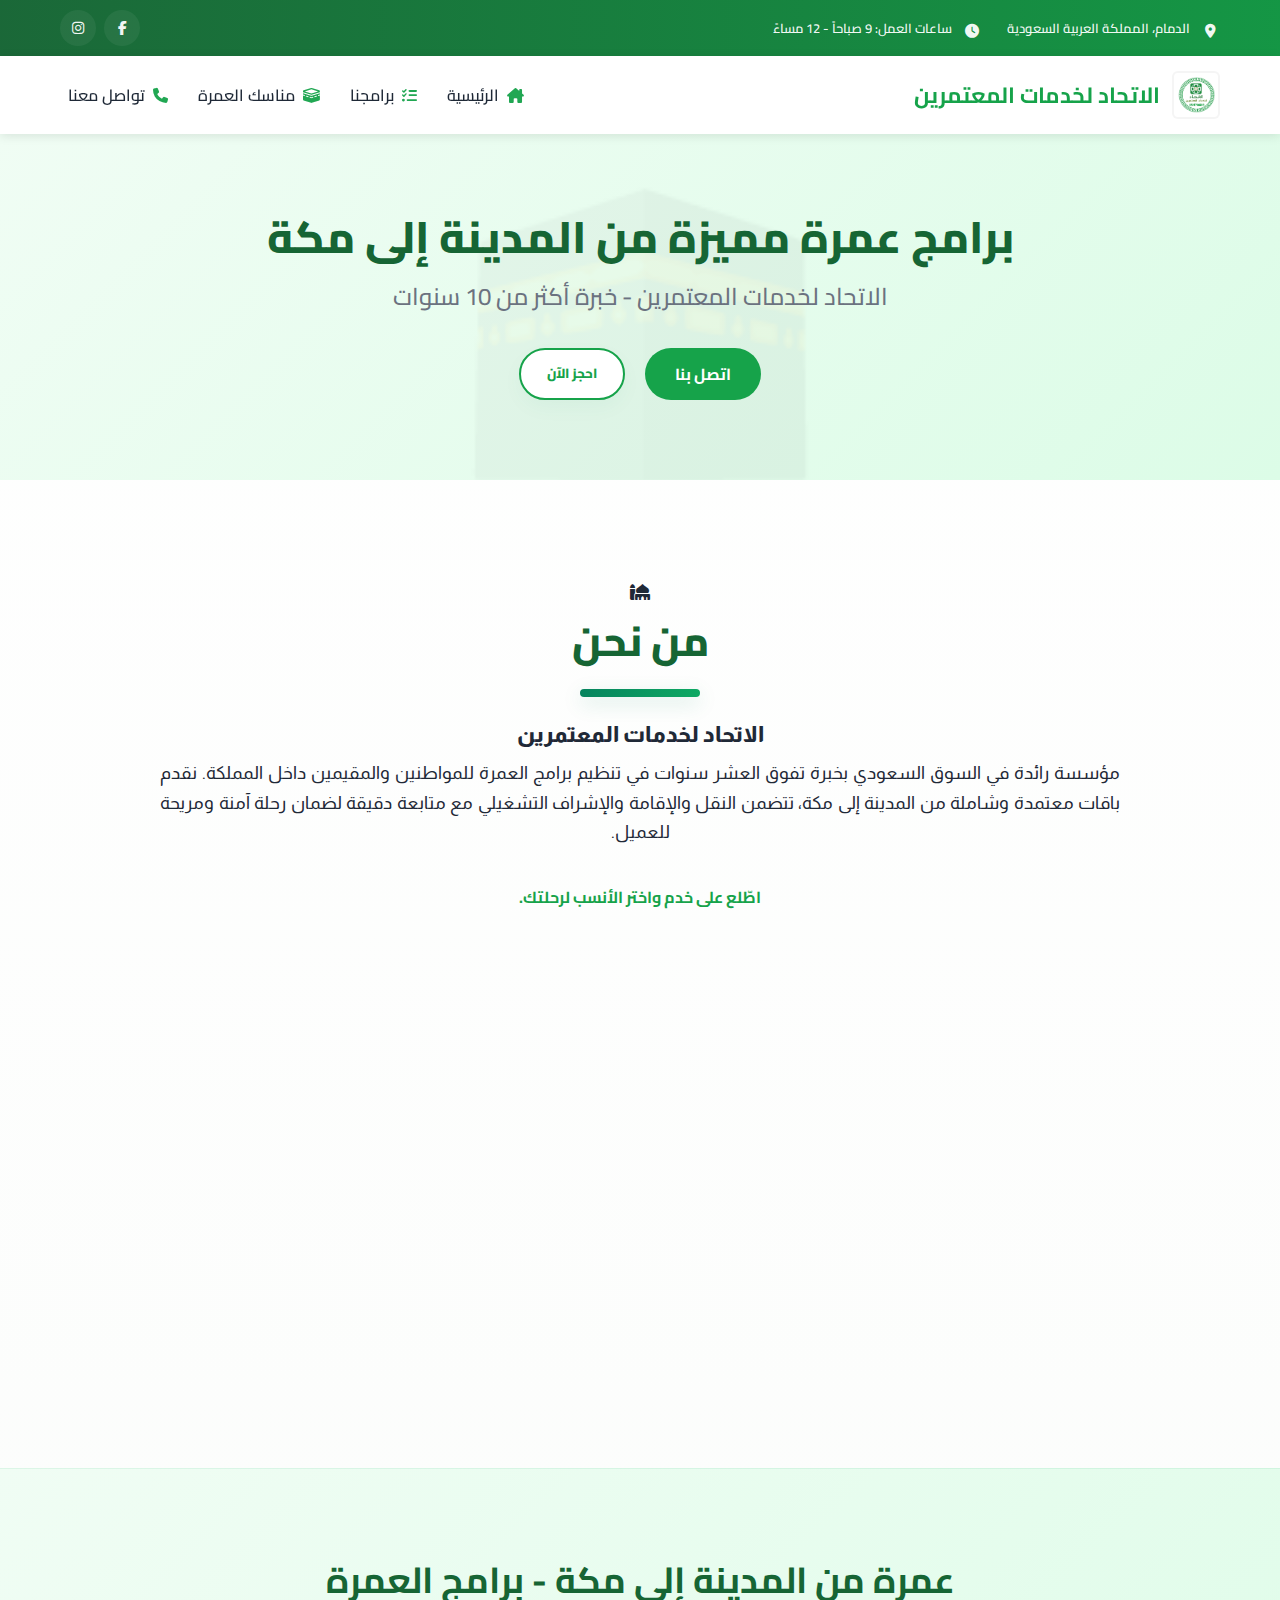
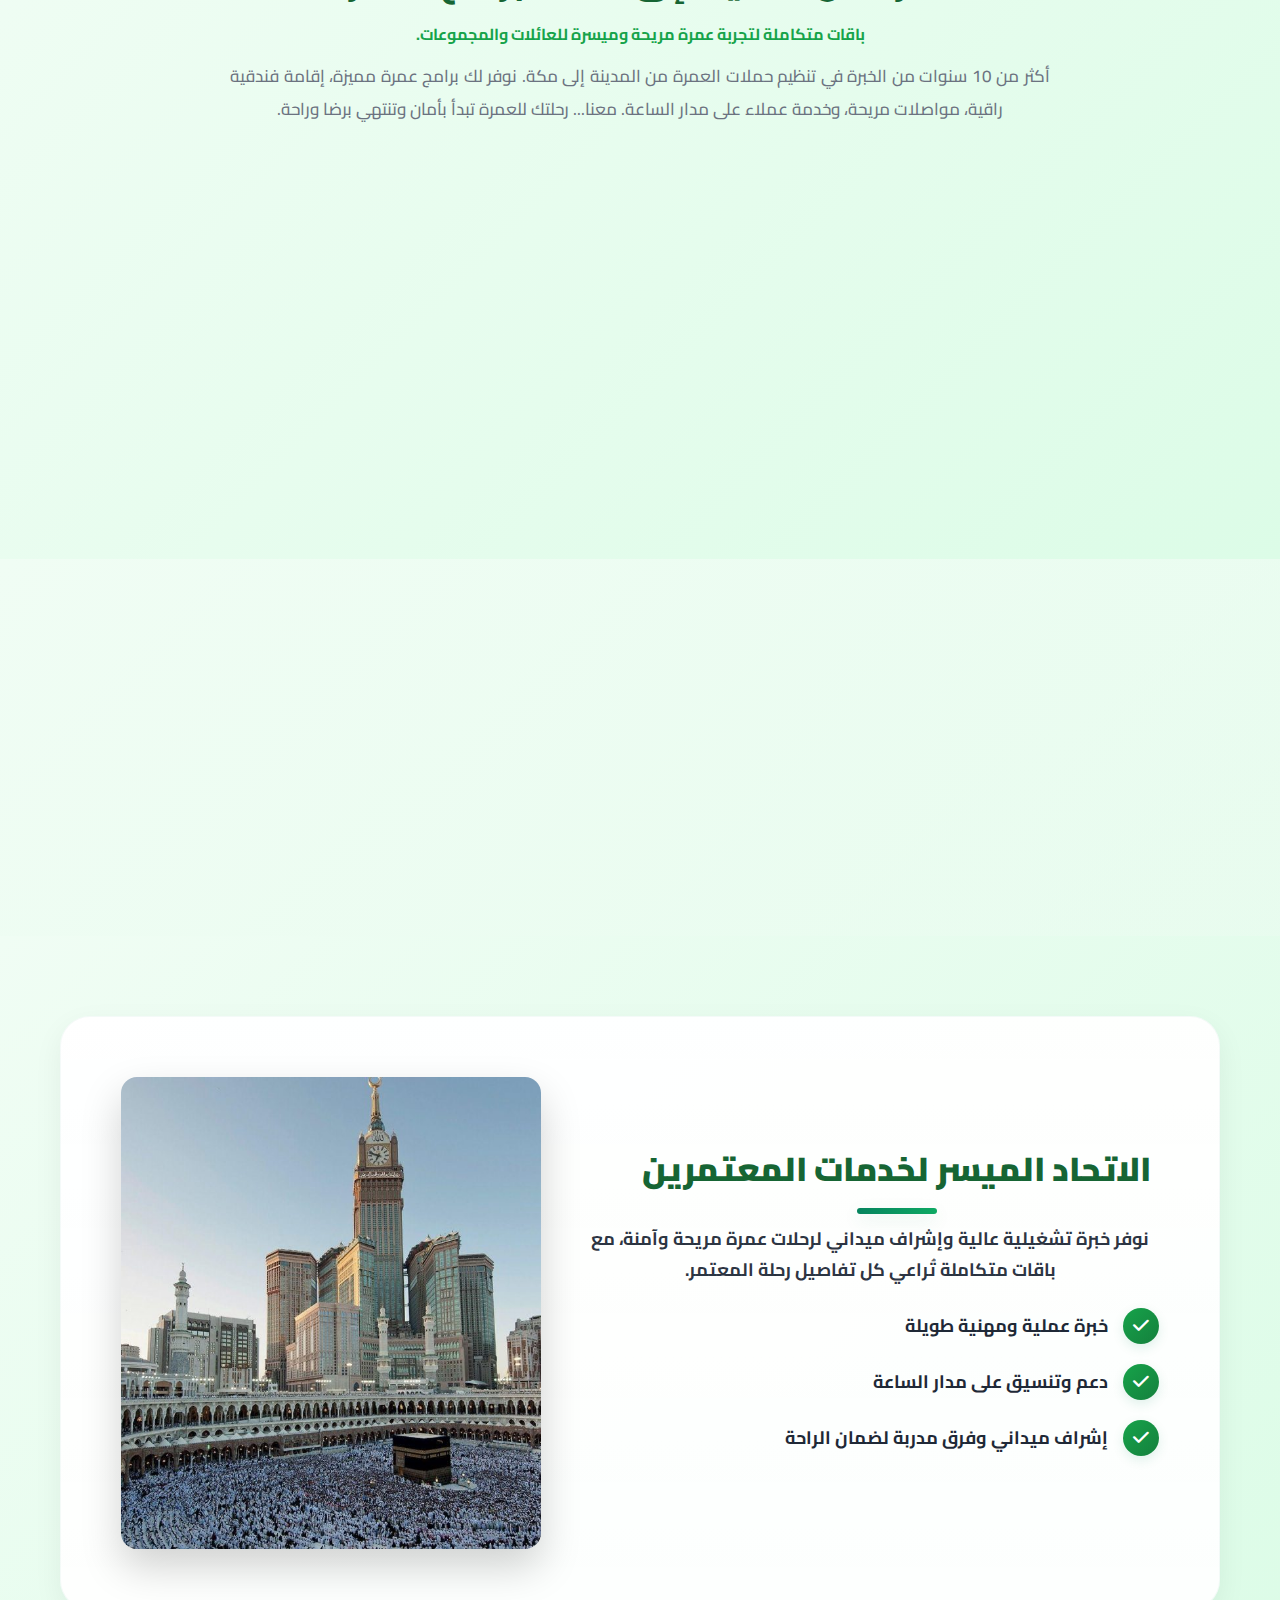
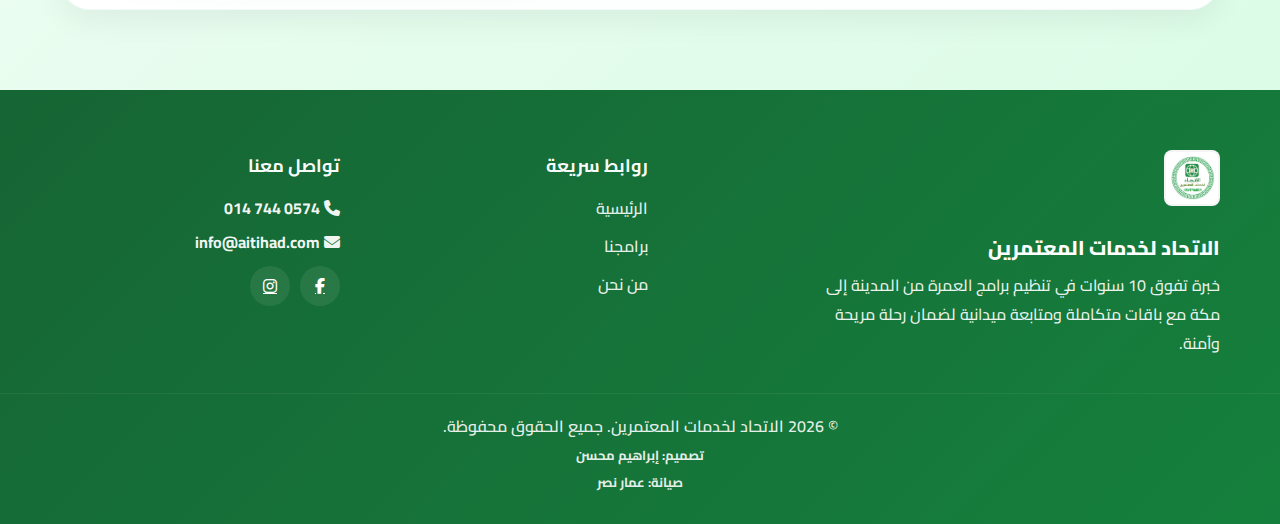
<file: index.html>
<!DOCTYPE html>
<html lang="ar" dir="rtl">
<head>
    <meta charset="UTF-8">
    <meta name="viewport" content="width=device-width, initial-scale=1.0">
    <link href="https://fonts.googleapis.com/css2?family=Almarai:wght@300;400;700;800&family=Cairo:wght@300;400;600;700&display=swap" rel="stylesheet">
    <link rel="stylesheet" href="https://cdnjs.cloudflare.com/ajax/libs/font-awesome/6.4.0/css/all.min.css">
    <link rel="stylesheet" href="styles.css">
    <title>الاتحاد للعمرة | برامج عمرة مميزة من الدمام إلى مكة</title>
    
</head>
<body>
    <!-- Top Header -->
    <div class="top-header">
        <div class="container">
            <div class="top-header-info">
                <div class="info-item">
                    <span class="icon"><i class="fa-solid fa-location-dot" aria-hidden="true"></i></span>
                    <span>الدمام، المملكة العربية السعودية</span>
                </div>
                <div class="info-item">
                    <span class="icon"><i class="fa-solid fa-clock" aria-hidden="true"></i></span>
                    <span>ساعات العمل: 9 صباحاً - 12 مساءً</span>
                </div>
            </div>
            <div class="info-item socials">
                <a href="https://www.facebook.com" target="_blank" rel="noopener noreferrer" aria-label="فيسبوك" class="social-link"><i class="fa-brands fa-facebook-f" aria-hidden="true"></i></a>
                <a href="https://www.instagram.com" target="_blank" rel="noopener noreferrer" aria-label="انستغرام" class="social-link"><i class="fa-brands fa-instagram" aria-hidden="true"></i></a>
            </div>
        </div>
    </div>

    <!-- Navigation -->
    <nav class="navbar" id="navbar">
        <div class="nav-container container">
            <a href="#" class="logo">
                <img src="images/logo.png" alt="شعار الاتحاد" class="logo-img" />
                <span>الاتحاد لخدمات المعتمرين</span>
            </a>
            <ul class="nav-menu" id="navMenu">
                <li><a href="#home"><i class="fa-solid fa-house-chimney" aria-hidden="true"></i>الرئيسية</a></li>
                <li><a href="#programs"><i class="fa-solid fa-list-check" aria-hidden="true"></i>برامجنا</a></li>
                <li><a href="manasek.html" aria-label="مناسك العمرة"><i class="fa-solid fa-kaaba" aria-hidden="true"></i>مناسك العمرة</a></li>
                <li><a href="#contact"><i class="fa-solid fa-phone" aria-hidden="true"></i>تواصل معنا</a></li>
            </ul>
            <button class="menu-toggle" id="menuToggle">☰</button>
        </div>
    </nav>

    <!-- Hero Section -->
    <section class="hero" id="home">
        <div class="hero-content container">
            <h1>برامج عمرة مميزة من المدينة إلى مكة</h1>
            <p>الاتحاد لخدمات المعتمرين - خبرة أكثر من 10 سنوات</p>
            <div class="hero-buttons">
                <a href="tel:0574744014" class="btn-primary">اتصل بنا</a>
                <button id="bookNowBtn" class="btn-secondary" type="button">احجز الآن</button>
            </div>
        </div>
    </section>

    <!-- About Section -->
    <section class="section" id="about">
        <div class="container">
            <div class="about-header">
                <div class="about-decor" aria-hidden="true"><i class="fa-solid fa-mosque"></i></div>
                <h2 class="section-title about-title">من نحن</h2>
                <p class="about-lead"><span class="about-lead-strong">الاتحاد لخدمات المعتمرين</span> مؤسسة رائدة في السوق السعودي بخبرة تفوق العشر سنوات في تنظيم برامج العمرة للمواطنين والمقيمين داخل المملكة. نقدم باقات معتمدة وشاملة من المدينة إلى مكة، تتضمن النقل والإقامة والإشراف التشغيلي مع متابعة دقيقة لضمان رحلة آمنة ومريحة للعميل.</p>
    
            </div>

            <p class="section-note">اطّلع على خدم واختر الأنسب لرحلتك.</p>

            <div class="features-grid features-cards">
                <div class="feature-card">
                    <div class="feature-figure"><img src="images/bus.jpeg" alt="أفخم الباصات" class="feature-image feature-image--wide"></div>
                    <h3 class="feature-title">أفخم الباصات</h3>
                    <p class="feature-desc">باصات حديثة مجهّزة لضمان راحة وسلامة المعتمرين.</p>
                </div>

                <div class="feature-card">
                    <div class="feature-figure"><img src="images/hotel.jpeg" alt="أفخم الفنادق" class="feature-image feature-image--wide"></div>
                    <h3 class="feature-title">أفخم الفنادق</h3>
                    <p class="feature-desc">إقامة راقية بالقرب من الحرم مع خدمات متميزة للمعتمرين.</p>
                </div>

                <div class="feature-card">
                    <div class="feature-figure"><img src="images/cash.jpg" alt="أفضل الأسعار" class="feature-image"></div>
                    <h3 class="feature-title">أفضل الأسعار</h3>
                    <p class="feature-desc">باقات شفافة وقيمة عالية تناسب مختلف الميزانيات.</p>
                </div>

                <div class="feature-card">
                    <div class="feature-figure"><img src="images/clock-icon.jpg" alt="التزام بالمواعيد" class="feature-image"></div>
                    <h3 class="feature-title">التزام بالمواعيد</h3>
                    <p class="feature-desc">تنسيق وتشغيل دقيق يضمن الالتزام بالمواعيد وسلاسة التنفيذ.</p>
                </div>
            </div>
        </div>
    </section>

    <!-- Programs Section -->
    <section class="section programs-section" id="programs">
        <div class="container">
            <div class="programs-header">
                <h2 class="section-title">عمرة من المدينة إلى مكة - برامج العمرة</h2>
                <p class="programs-subtitle">باقات متكاملة لتجربة عمرة مريحة وميسرة للعائلات والمجموعات.</p>
                <p class="section-description">أكثر من 10 سنوات من الخبرة في تنظيم حملات العمرة من المدينة إلى مكة. نوفر لك برامج عمرة مميزة، إقامة فندقية راقية، مواصلات مريحة، وخدمة عملاء على مدار الساعة. معنا... رحلتك للعمرة تبدأ بأمان وتنتهي برضا وراحة.</p>
            </div>

            <div class="programs-grid">
                <div class="program-card">
                    <div class="program-icon"><i class="fa-solid fa-bullseye" aria-hidden="true"></i></div>
                    <div class="program-body">
                        <h3 class="program-title">رسالتنا</h3>
                        <p class="program-text">تقديم خدمات عمرة متكاملة تضمن راحة وسلامة المعتمرين عبر معايير جودة صارمة وخدمة احترافية.</p>
                    </div>
                </div>

                <div class="program-card">
                    <div class="program-icon"><i class="fa-solid fa-eye" aria-hidden="true"></i></div>
                    <div class="program-body">
                        <h3 class="program-title">رؤيتنا</h3>
                        <p class="program-text">قيادة قطاع خدمات العمرة بخدمات موثوقة وتجربة راقية.</p>
                    </div>
                </div>

                <div class="program-card">
                    <div class="program-icon"><i class="fa-solid fa-hands-holding" aria-hidden="true"></i></div>
                    <div class="program-body">
                        <h3 class="program-title">خدماتنا</h3>
                        <p class="program-text">نغطي جميع احتياجات&nbsp;المعتمر: نقل، إقامة، إشراف، ودعم تشغيلي على مدار الساعة.</p>
                    </div>
                </div>
            </div>
        </div>
    </section>

    <!-- Stats Section -->
    <section class="stats-section">
        <div class="container">
            <div class="stats-grid">
                <div class="stat-item">
                    <div class="stat-icon"><i class="fa-solid fa-star" aria-hidden="true"></i></div>
                    <div class="stat-number"><span class="stat-value">100</span><span class="stat-suffix">%</span></div>
                    <div class="stat-label">رضا العملاء</div>
                </div>

                <div class="stat-item">
                    <div class="stat-icon"><i class="fa-solid fa-thumbs-up" aria-hidden="true"></i></div>
                    <div class="stat-number"><span class="stat-value">100</span><span class="stat-suffix">%</span></div>
                    <div class="stat-label">ثقة العملاء</div>
                </div>

                <div class="stat-item">
                    <div class="stat-icon"><i class="fa-solid fa-award" aria-hidden="true"></i></div>
                    <div class="stat-number"><span class="stat-value">100</span><span class="stat-suffix">%</span></div>
                    <div class="stat-label">جودة الخدمات</div>
                </div>
            </div>
        </div>
    </section>


    <!-- Support Section -->
    <section class="section support-section">
        <div class="container">
            <div class="support-box">
                <div class="support-content">
                <div class="support-text-col">
                    <h2 class="support-title">الاتحاد الميسر لخدمات المعتمرين</h2>
                    <p class="support-subtitle">نوفر خبرة تشغيلية عالية وإشراف ميداني لرحلات عمرة مريحة وآمنة، مع باقات متكاملة تُراعي كل تفاصيل رحلة&nbsp;المعتمر.</p>
                    <ul class="support-features">
                        <li>
                            <span class="feature-check"><i class="fa-solid fa-check" aria-hidden="true"></i></span>
                            <span>خبرة عملية ومهنية طويلة</span>
                        </li>
                        <li>
                            <span class="feature-check"><i class="fa-solid fa-check" aria-hidden="true"></i></span>
                            <span>دعم وتنسيق على مدار الساعة</span>
                        </li>
                        <li>
                            <span class="feature-check"><i class="fa-solid fa-check" aria-hidden="true"></i></span>
                            <span>إشراف ميداني وفرق مدربة لضمان الراحة</span>
                        </li>
                    </ul>
                </div>

                <div class="support-illustration">
                    <div class="support-image-wrap">
                        <img src="images/kaaba.jpg" alt="الكعبة" class="support-image" loading="lazy">
                    </div>
                </div>
            </div>
                </div>
            </div>
        </div>
    </section>

    <!-- Booking Modal -->
    <div id="bookingModal" class="modal" role="dialog" aria-hidden="true">
      <div class="modal-inner booking-modal">
        <button class="modal-close" aria-label="أغلق">&times;</button>
        <h2 id="bookingTitle">الاتحاد لخدمات المعتمرين — طلب حجز</h2>
        <div class="divider" aria-hidden="true"></div>

        <form id="bookingForm" class="booking-form" action="/wp-admin/admin-post.php?action=book_trip" method="post" novalidate>
          <input type="hidden" name="action" value="book_trip">
          <!-- Hidden field for WP action (already included in action URL) -->

          <div class="form-grid">
            <label class="form-row">
              <span class="form-label">الاسم</span>
              <input name="name" type="text" required placeholder="الاسم الكامل" />
            </label>

            <label class="form-row">
              <span class="form-label">رقم التليفون</span>
              <input name="phone" type="tel" required placeholder="05xxxxxxxx" pattern="[0-9+\-\s]{6,}" />
            </label>

            <label class="form-row">
              <span class="form-label">البرنامج</span>
              <select name="program" required>
                <option value="">اختر البرنامج</option>
                <option>برنامج اتحاد المناسك المسيرة</option>
                <option>برنامج اتحاد الطواف الميسر</option>
                <option>برنامج مقام المعتمر</option>
                <option>برنامج طواف للسياحة الدينية</option>
              </select>
            </label>

            <label class="form-row">
              <span class="form-label">الرحلة</span>
              <select name="trip" required>
                <option value="">اختر الرحلة</option>
                <option>3 ايام مكة والمدينة (يوما)</option>
                <option>3 ايام مكة فقط (الأربعاء أو الخميس)</option>
                <option>4 ايام مكة والمدينة (يوما)</option>
                <option>4 ايام المدينة ومكة (الأحد أو الأربعاء أو الخميس)</option>
                <option>رحلات طويلة يومياً</option>
              </select>
            </label>

            <label class="form-row">
              <span class="form-label">تاريخ الرحلة</span>
              <input name="date" type="date" required />
            </label>

            <label class="form-row">
              <span class="form-label">نوع الحجز</span>
              <select name="booking_type" required>
                <option value="">اختر نوع الحجز</option>
                <option>عوائل</option>
                <option>عزاب</option>
              </select>
            </label>

            <label class="form-row">
              <span class="form-label">الجنس</span>
              <select name="gender" required>
                <option value="">اختر</option>
                <option>ذكر</option>
                <option>أنثى</option>
              </select>
            </label>

            <label class="form-row">
              <span class="form-label">الفندق</span>
              <select name="hotel" required>
                <option value="">اختر نوع الإقامة</option>
                <option>سرير</option>
                <option>غرفة</option>
                <option>بدون فندق</option>
              </select>
            </label>

            <label class="form-row">
              <span class="form-label">عدد الأسرّة</span>
              <input name="beds" type="number" min="0" value="0" />
            </label>

            <label class="form-row">
              <span class="form-label">عدد المقاعد (ذكور)</span>
              <input name="seats_male" type="number" min="0" value="0" />
            </label>

            <label class="form-row">
              <span class="form-label">عدد المقاعد (إناث)</span>
              <input name="seats_female" type="number" min="0" value="0" />
            </label>

            <label class="form-row form-full">
              <span class="form-label">الملاحظات</span>
              <textarea name="notes" rows="3" placeholder="ملاحظات إضافية (اختياري)"></textarea>
            </label>
          </div>

          <div class="form-actions">
            <button type="submit" class="btn-primary">حجز</button>
            <button type="button" class="btn-secondary modal-cancel">إلغاء</button>
            <div class="form-status" role="status" aria-live="polite"></div>
          </div>
        </form>
      </div>
    </div>

    <!-- Footer -->
    <footer class="footer">
        <div class="container footer-grid">
            <div class="footer-brand">
                <a href="#" class="logo-footer"><img src="images/logo.png" alt="شعار الاتحاد" class="logo-img" /></a>
                <h3 class="footer-title">الاتحاد لخدمات المعتمرين</h3>
                <p class="footer-desc">خبرة تفوق 10 سنوات في تنظيم برامج العمرة من المدينة إلى مكة مع باقات متكاملة ومتابعة ميدانية لضمان رحلة مريحة وآمنة.</p>
            </div>

            <div class="footer-links">
                <h4>روابط سريعة</h4>
                <ul>
                    <li><a href="#home">الرئيسية</a></li>
                    <li><a href="#programs">برامجنا</a></li>
                    <li><a href="#about">من نحن</a></li>
                </ul>
            </div>

            <div class="footer-contact">
                <h4>تواصل معنا</h4>
                <p class="contact-line"><i class="fa-solid fa-phone" aria-hidden="true"></i> <a href="tel:0574744014">0574 744 014</a></p>
                <p class="contact-line"><i class="fa-solid fa-envelope" aria-hidden="true"></i> <a href="mailto:info@aitihad.com">info@aitihad.com</a></p>
                <div class="footer-socials">
                    <a href="#" class="social-link" aria-label="فيسبوك"><i class="fa-brands fa-facebook-f" aria-hidden="true"></i></a>
                    <a href="#" class="social-link" aria-label="انستغرام"><i class="fa-brands fa-instagram" aria-hidden="true"></i></a>
                </div>
            </div>
        </div>

        <div class="footer-bottom">
            <div class="container">
                <p>© <span id="year">2026</span> الاتحاد لخدمات المعتمرين. جميع الحقوق محفوظة.</p>
                <p class="footer-designer footer-maintenance">تصميم: إبراهيم محسن</p>
                <p class="footer-maintenance">صيانة: عمار نصر</p>
            </div>
        </div>
    </footer>

 
</body>
<script src="main.js"></script>
</html>
</file>
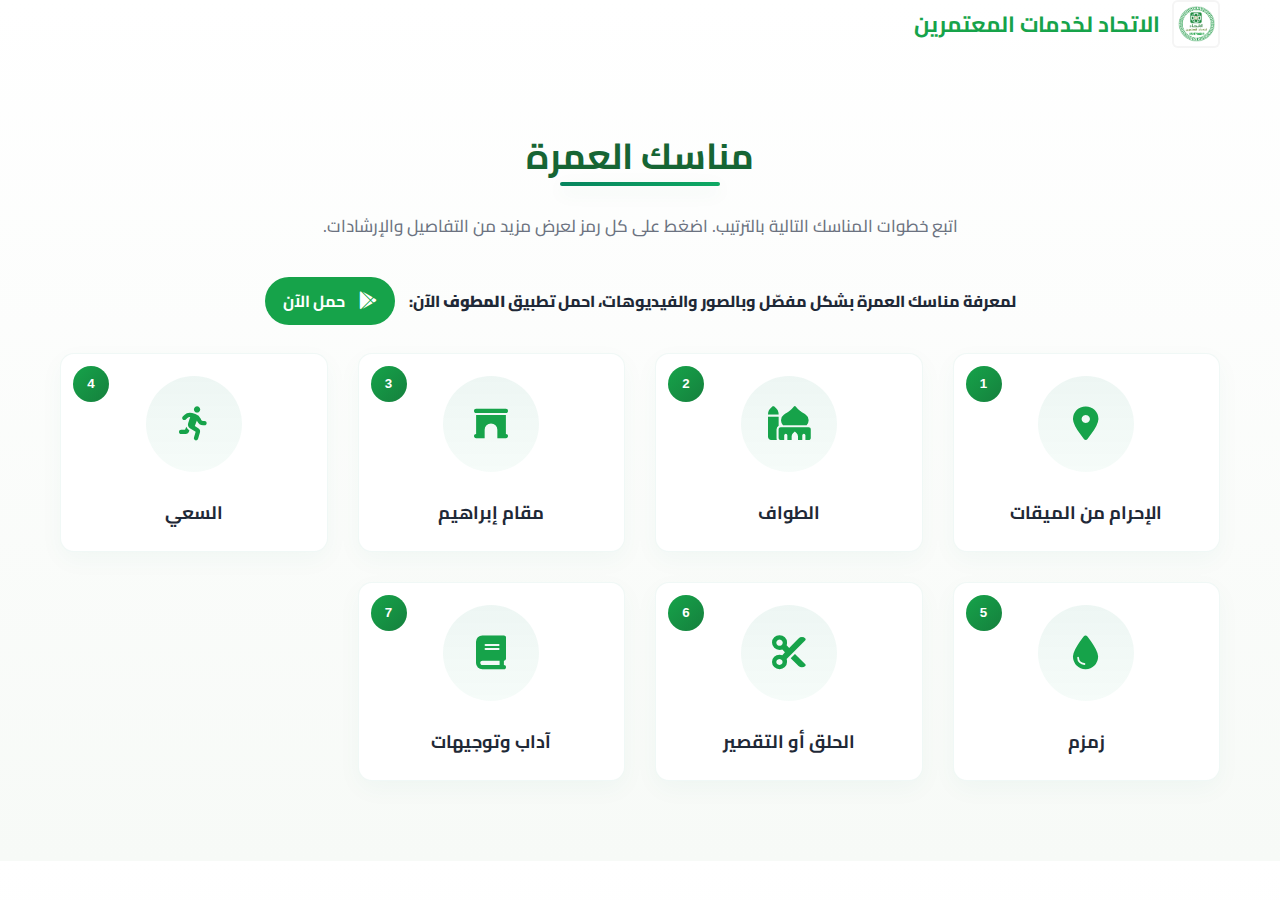
<file: manasek.html>
<!DOCTYPE html>
<html lang="ar" dir="rtl">
<head>
  <meta charset="utf-8">
  <meta name="viewport" content="width=device-width, initial-scale=1">
  <title>مناسك العمرة — الاتحاد لخدمات المعتمرين</title>
  <link href="https://fonts.googleapis.com/css2?family=Almarai:wght@300;400;700;800&family=Cairo:wght@300;400;600;700&display=swap" rel="stylesheet">
  <link rel="stylesheet" href="https://cdnjs.cloudflare.com/ajax/libs/font-awesome/6.4.0/css/all.min.css">
  <link rel="stylesheet" href="styles.css">
</head>
<body>
  <header class="nav-small">
    <div class="container">
      <a href="index.html" class="logo"><img src="images/logo.png" alt="شعار الاتحاد" class="logo-img"> <span>الاتحاد لخدمات المعتمرين</span></a>
    </div>
  </header>

  <main class="manasek-section section">
    <div class="container">
      <h1 class="section-title" tabindex="0">مناسك العمرة</h1>
      <p class="section-description">اتبع خطوات المناسك التالية بالترتيب. اضغط على كل رمز لعرض مزيد من التفاصيل والإرشادات.</p>

      <div class="manasek-cta" role="region" aria-label="تحميل تطبيق المطوف">
        <p class="cta-note">لمعرفة مناسك العمرة بشكل مفصّل وبالصور والفيديوهات، احمل تطبيق <strong>المطوف</strong> الآن:</p>
        <a class="btn-primary manasek-cta-btn" href="https://play.google.com/store/apps/details?id=com.madar" target="_blank" rel="noopener noreferrer">
          <i class="fa-brands fa-google-play" aria-hidden="true"></i>
          حمل الآن
        </a>
      </div>

      <div class="manasek-grid" aria-hidden="false">
        <button class="manasek-item" data-key="ihram" aria-expanded="false">
          <div class="manasek-badge">1</div>
          <div class="manasek-icon"><i class="fa-solid fa-location-dot" aria-hidden="true"></i></div>
          <h3>الإحرام من الميقات</h3>
        </button>

        <button class="manasek-item" data-key="tawaf" aria-expanded="false">
          <div class="manasek-badge">2</div>
          <div class="manasek-icon"><i class="fa-solid fa-mosque" aria-hidden="true"></i></div>
          <h3>الطواف</h3>
        </button>

        <button class="manasek-item" data-key="maqam" aria-expanded="false">
          <div class="manasek-badge">3</div>
          <div class="manasek-icon"><i class="fa-solid fa-archway" aria-hidden="true"></i></div>
          <h3>مقام إبراهيم</h3>
        </button>

        <button class="manasek-item" data-key="saee" aria-expanded="false">
          <div class="manasek-badge">4</div>
          <div class="manasek-icon"><i class="fa-solid fa-person-running" aria-hidden="true"></i></div>
          <h3>السعي</h3>
        </button>

        <button class="manasek-item" data-key="zamzam" aria-expanded="false">
          <div class="manasek-badge">5</div>
          <div class="manasek-icon"><i class="fa-solid fa-tint" aria-hidden="true"></i></div>
          <h3>زمزم</h3>
        </button>

        <button class="manasek-item" data-key="halq" aria-expanded="false">
          <div class="manasek-badge">6</div>
          <div class="manasek-icon"><i class="fa-solid fa-scissors" aria-hidden="true"></i></div>
          <h3>الحلق أو التقصير</h3>
        </button>

        <button class="manasek-item" data-key="etiquette" aria-expanded="false">
          <div class="manasek-badge">7</div>
          <div class="manasek-icon"><i class="fa-solid fa-book" aria-hidden="true"></i></div>
          <h3>آداب وتوجيهات</h3>
        </button>
      </div>

      <!-- Modal -->
      <div id="manasekModal" class="modal" role="dialog" aria-hidden="true">
        <div class="modal-inner">
          <button class="modal-close" aria-label="أغلق">&times;</button>
          <h2 id="modalTitle"></h2>
          <div id="modalContent" class="modal-content"></div>
        </div>
      </div>

    </div>
  </main>

  <script src="manasek.js" defer></script>
</body>
</html>
</file>
<file: styles.css>
* {
            margin: 0;
            padding: 0;
            box-sizing: border-box;
        }

        :root {
            --primary-color: #16a34a;
            --primary-dark: #15803d;
            --primary-light: #22c55e;
            --secondary-color: #166534;
            --text-dark: #1f2937;
            --text-light: #6b7280;
            --bg-light: #f0fdf4;
            --white: #ffffff;
            --muted: #f7faf7;
            --radius: 10px;
            --card-shadow: 0 10px 30px rgba(0,0,0,0.08);
            --container-padding: 20px;
        }

        body {
            font-family: 'Cairo', 'Almarai', system-ui, -apple-system, 'Segoe UI', Roboto, 'Helvetica Neue', Arial, sans-serif;
            font-size: 16px;
            line-height: 1.75;
            color: var(--text-dark);
            -webkit-font-smoothing: antialiased;
            -moz-osx-font-smoothing: grayscale;
            text-rendering: optimizeLegibility;
            background: linear-gradient(180deg, var(--white) 0%, var(--muted) 100%);
            overflow-x: hidden;
            font-weight: 500;
            -webkit-text-size-adjust: 100%;
        }

        /* Typography improvements */
        /* Use 'Cairo' for headings for a professional Arabic display */
        h1, .hero h1 {
            font-family: 'Cairo', 'Almarai', system-ui, -apple-system, 'Segoe UI', Roboto, 'Helvetica Neue', Arial, sans-serif;
            font-weight: 800;
            line-height: 1.12;
            letter-spacing: 0.2px;
        }

        h2, .section-title {
            font-family: 'Cairo', 'Almarai', system-ui, -apple-system, 'Segoe UI', Roboto, 'Helvetica Neue', Arial, sans-serif;
            font-weight: 700;
        }

        h3, .feature-title, .program-title {
            font-family: 'Cairo', 'Almarai', system-ui, -apple-system, 'Segoe UI', Roboto, 'Helvetica Neue', Arial, sans-serif;
            font-weight: 700;
        }

        .section-description, .feature-text, .program-text, .support-subtitle, .contact-description {
            font-size: 18px;
            line-height: 1.9;
        }

        .container {
            max-width: 1200px;
            margin: 0 auto;
            padding: 0 var(--container-padding);
            box-sizing: border-box;
        }

        /* Header Styles */
        .top-header {
            background: linear-gradient(90deg, rgba(22,101,52,0.98), rgba(16,148,65,0.98));
            color: var(--white);
            padding: 10px 0;
            font-size: 13px;
        }

        .top-header .container {
            display: flex;
            justify-content: space-between;
            align-items: center;
            flex-wrap: wrap;
            gap: 15px;
        }

        .top-header .info-item span.icon i {
            color: rgba(255,255,255,0.95);
            font-size: 14px;
        }

        .top-header .info-item {
            gap: 10px;
            font-weight: 600;
            color: rgba(255,255,255,0.95);
        }

        /* Social icons in top header */
        .top-header .socials {
            display: flex;
            gap: 8px;
            align-items: center;
        }
        .top-header .social-link {
            display: inline-flex;
            align-items: center;
            justify-content: center;
            width: 36px;
            height: 36px;
            border-radius: 50%;
            background: rgba(255,255,255,0.06);
            color: rgba(255,255,255,0.95);
            text-decoration: none;
            transition: transform 0.18s ease, background 0.18s ease;
        }
        .top-header .social-link i {
            font-size: 14px;
        }
        .top-header .social-link:hover {
            transform: translateY(-3px);
            background: rgba(255,255,255,0.14);
            color: var(--white);
        }

        .top-header-info {
            display: flex;
            gap: 25px;
            align-items: center;
            flex-wrap: wrap;
        }

        .info-item {
            display: flex;
            align-items: center;
            gap: 8px;
        }

        .phone-link {
            color: var(--white);
            text-decoration: none;
            font-weight: bold;
            transition: opacity 0.3s;
        }

        .phone-link:hover {
            opacity: 0.8;
        }

        /* Navigation */
        .navbar {
            background: var(--white);
            box-shadow: 0 2px 10px rgba(0,0,0,0.1);
            position: sticky;
            top: 0;
            z-index: 1000;
            transition: all 0.3s;
        }

        .navbar.scrolled {
            box-shadow: 0 4px 20px rgba(0,0,0,0.15);
            background: rgba(255,255,255,0.9);
            backdrop-filter: blur(6px);
            transition: background 0.25s, box-shadow 0.25s;
        }

        .nav-container {
            display: flex;
            justify-content: space-between;
            align-items: center;
            padding: 15px 20px;
        }

        .logo {
            display: inline-flex;
            align-items: center;
            gap: 12px;
            font-size: 22px;
            font-weight: 700;
            color: var(--primary-color);
            text-decoration: none;
        }

        .logo-img {
            width: 48px;
            height: 48px;
            object-fit: contain;
            display: block;
            border-radius: 6px;
            border: 2px solid rgba(0,0,0,0.04);
            background: var(--white);
        }

        @media (max-width: 768px) {
            .logo-img {
                width: 40px;
                height: 40px;
            }

            .logo {
                font-size: 20px;
            }
        }

        .nav-menu {
            display: flex;
            list-style: none;
            gap: 14px;
            align-items: center;
        }

        .nav-menu li a {
            display: inline-flex;
            align-items: center;
            gap: 8px;
            padding: 6px 8px;
            border-radius: 8px;
            transition: background 0.18s, color 0.18s, transform 0.18s;
        }

        .nav-menu a {
            color: var(--text-dark);
            text-decoration: none;
            font-weight: 600;
            transition: color 0.3s;
            position: relative;
        }

        .nav-menu li a i {
            font-size: 15px;
            color: var(--primary-color);
            opacity: 0.95;
        }

        .nav-menu a::after {
            content: '';
            position: absolute;
            bottom: -5px;
            right: 0;
            width: 0;
            height: 2px;
            background: var(--primary-color);
            transition: width 0.3s;
        }

        .nav-menu a:hover::after {
            width: 100%;
        }

        .nav-menu a:hover {
            color: var(--primary-color);
            background: rgba(6, 95, 65, 0.04);
            transform: translateY(-2px);
        }

        @media (max-width: 900px) {
            .nav-menu {
                gap: 12px;
            }
            .nav-menu li a {
                padding: 6px 8px;
            }
            .nav-container {
                padding: 12px 16px;
            }
        }

        .btn-primary {
            background: var(--primary-color);
            color: var(--white);
            padding: 12px 30px;
            border-radius: 50px;
            text-decoration: none;
            font-weight: 700;
            transition: all 0.3s;
            display: inline-block;
            border: none;
            cursor: pointer;
            font-family: inherit;
            font-size: 16px;
        }

        .btn-primary:hover {
            background: var(--primary-dark);
            transform: translateY(-3px);
            box-shadow: var(--card-shadow);
        }

        .btn-secondary {
            background: var(--white);
            color: var(--primary-color);
            border: 2px solid var(--primary-color);
            padding: 10px 26px;
            border-radius: 50px;
            font-family: inherit;
            font-weight: 800;
            transition: all 0.18s ease;
            cursor: pointer;
            box-shadow: 0 8px 20px rgba(6,132,94,0.04);
        }

        .btn-secondary:hover {
            background: rgba(6,132,94,0.06);
            color: var(--primary-dark);
            transform: translateY(-2px);
            box-shadow: 0 12px 30px rgba(6,132,94,0.08);
        }

        .menu-toggle {
            display: none;
            background: none;
            border: none;
            font-size: 28px;
            cursor: pointer;
            color: var(--text-dark);
        }

        /* Hero Section */
        .hero {
            background: linear-gradient(135deg, var(--bg-light) 0%, #dcfce7 100%);
            padding: 80px 0;
            text-align: center;
            position: relative;
            overflow: hidden;
            display: flex;
            align-items: center;
            justify-content: center;
        }

        .hero::before {
            content: '🕋';
            position: absolute;
            font-size: 300px;
            opacity: 0.05;
            top: 50%;
            left: 50%;
            transform: translate(-50%, -50%);
        }

        .hero-content {
            position: relative;
            z-index: 1;
        }

        .hero h1 {
            font-size: 44px;
            color: var(--secondary-color);
            margin-bottom: 14px;
            animation: fadeInUp 0.8s;
            font-weight: 800;
            line-height: 1.08;
        }

        .hero p {
            font-size: 24px;
            color: var(--text-light);
            margin-bottom: 30px;
            animation: fadeInUp 1s;
        }

        .hero-buttons {
            display: flex;
            gap: 20px;
            justify-content: center;
            flex-wrap: wrap;
            animation: fadeInUp 1.2s;
        }

        @keyframes fadeInUp {
            from {
                opacity: 0;
                transform: translateY(30px);
            }
            to {
                opacity: 1;
                transform: translateY(0);
            }
        }

        /* About Section */
        .section {
            padding: 80px 0;
        }

        .section-title {
            text-align: center;
            font-size: 36px;
            color: var(--secondary-color);
            margin-bottom: 8px;
        }

        .section-subtitle {
            text-align: center;
            font-size: 18px;
            color: var(--text-dark);
            max-width: 900px;
            margin: 0 auto 10px;
            line-height: 1.7;
            font-weight: 600;
        }

/* Professional About title and decorative underline */
.about-title {
    display: inline-block;
    font-family: 'Cairo', system-ui, -apple-system, 'Segoe UI', Roboto, 'Helvetica Neue', Arial;
    font-weight: 800;
    font-size: clamp(1.8rem, 3.2vw, 2.6rem);
    letter-spacing: 0.6px;
    color: var(--secondary-color);
    text-align: center;
    position: relative;
    padding-bottom: 6px;
    transition: transform 0.22s ease;
}
.about-header:hover .about-title {
    transform: translateY(-3px);
}
.about-title::after {
    content: "";
    display: block;
    width: 120px;
    height: 8px;
    margin: 12px auto 0;
    border-radius: 6px;
    background: linear-gradient(90deg, rgba(6,132,94,1) 0%, rgba(14,169,99,1) 100%);
    box-shadow: 0 6px 20px rgba(6,132,94,0.18);
    transition: transform 0.25s ease, opacity 0.25s ease;
}
.about-header:hover .about-title::after {
    transform: translateY(-4px) scaleX(1.04);
    opacity: 0.99;
}

        .section-note {
            text-align: center;
            color: var(--primary-color);
            font-weight: 700;
            margin-bottom: 20px;
        }

        /* About header (prominent lead) */
        .about-header {
            text-align: center;
            max-width: 1000px;
            margin: 0 auto 10px;
            padding: 18px 20px;
        }

        .about-lead {
            font-size: clamp(1rem, 2.1vw, 1.15rem);
            color: var(--text-dark);
            font-weight: 500;
            margin: 6px 0 8px;
            line-height: 1.6;
            font-family: 'Almarai', 'Cairo', sans-serif;
        }

        .about-lead-strong {
            display: block;
            font-weight: 800;
            font-size: clamp(1.125rem, 2.4vw, 1.38rem);
            color: var(--text-dark);
            margin-bottom: 6px;
            letter-spacing: 0.2px;
        }

        .about-question {
            text-align: center;
            font-size: 1rem;
            color: var(--text-dark);
            font-weight: 600;
            margin-top: 6px;
            margin-bottom: 6px;
        }

        .about-cta {
            display: inline-block;
            margin-right: 8px;
            background: var(--primary-color);
            color: var(--white);
            padding: 8px 14px;
            border-radius: 999px;
            text-decoration: none;
            font-weight: 700;
            transition: transform 0.18s ease, box-shadow 0.18s ease;
        }

        .about-cta:hover {
            transform: translateY(-3px);
            box-shadow: var(--card-shadow);
        }

        @media (max-width: 768px) {
            .about-lead {
                font-size: 15px;
            }
            .about-lead-strong {
                font-size: 1.06rem;
            }
            .section-title {
                font-size: 28px;
            }
        }

        .section-description {
            text-align: center;
            font-size: 17px;
            color: var(--text-light);
            max-width: 820px;
            margin: 0 auto 34px;
            line-height: 1.9;
            font-weight: 500;
        }

        .section-note {
            text-align: center;
            color: var(--primary-color);
            font-weight: 700;
            margin-bottom: 20px;
        }

        /* Features Grid */
        .features-grid {
            display: grid;
            grid-template-columns: repeat(auto-fit, minmax(250px, 1fr));
            gap: 30px;
            margin-top: 50px;
            align-items: start;
            grid-auto-rows: 1fr;
        }

        .features-grid.features-cards {
            grid-template-columns: repeat(4, 1fr);
        }

        .feature-card {
            background: var(--white);
            padding: 14px 16px;
            border-radius: 8px;
            text-align: center;
            transition: all 0.2s;
            box-shadow: 0 6px 20px rgba(0,0,0,0.06);
            border: 3px solid var(--primary-color);
            display: flex;
            flex-direction: column;
            justify-content: flex-start;
            gap: 10px;
            height: 100%;
            min-height: 320px; /* larger consistent card height */
            overflow: hidden;
        }

        .feature-card:hover {
            transform: translateY(-4px);
            box-shadow: 0 14px 30px rgba(0,0,0,0.12);
        }

        .feature-title {
            font-size: 20px;
            color: var(--primary-color);
            margin-bottom: 12px; /* more breathing room below title when placed above image */
            font-weight: 700;
            text-align: center;
            min-height: 40px;
            display: flex;
            align-items: center;
            justify-content: center;
            font-family: 'Cairo', 'Almarai', sans-serif;
            letter-spacing: 0.2px;
        }

        /* Image wrapper to keep all feature images same box while showing full image */
        .feature-figure {
            width: 100%;
            height: 180px;
            display: flex;
            align-items: center;
            justify-content: center;
            overflow: hidden;
            margin: 6px 0 12px 0; /* add slight top gap so it separates from the title above */
            border-radius: 8px;
            background: var(--muted);
            padding: 0;
        }

        .feature-image {
            max-width: 100%;
            max-height: 100%;
            object-fit: contain;
            display: block;
            margin: 0 auto;
            padding: 0;
            border-radius: 6px;
        }

        .feature-image--wide {
            width: auto;
            height: auto;
            object-fit: contain;
            display: block;
            margin: 0 auto;
            padding: 0;
            border-radius: 8px;
        }

        .feature-desc {
            max-width: 90%;
            margin: 6px auto 0;
            text-align: center;
            color: var(--text-dark);
            font-size: 16px;
            line-height: 1.7;
            min-height: 48px;
            direction: rtl;
            font-family: 'Almarai', 'Cairo', sans-serif;
            font-weight: 700; /* bold for emphasis */
            display: block;
            overflow: visible;
            text-overflow: clip;
            padding: 0 6px;
        }

        @media (max-width: 1100px) {
            .features-grid.features-cards {
                grid-template-columns: repeat(2, 1fr);
            }

            .feature-figure {
                height: 160px;
            }

            .feature-desc {
                max-width: 85%;
                font-size: 15px;
                min-height: 50px;
            }

            .feature-card {
                min-height: 300px;
                max-height: 340px;
            }
        }

        @media (max-width: 480px) {
            .features-grid.features-cards {
                grid-template-columns: 1fr;
            }

            .feature-figure {
                height: 140px;
            }

            .feature-desc {
                max-width: 100%;
                font-size: 15px;
                min-height: 66px;
                text-align: center;
            }

            .feature-card {
                padding: 14px;
                min-height: auto;
                max-height: none;
            }
        }

        /* Programs Section */
        .programs-section {
            background: linear-gradient(135deg, var(--bg-light) 0%, #dcfce7 100%);
            padding: 80px 0;
            border-top: 1px solid rgba(6,132,94,0.06);
            margin-top: 36px;
        }

        .programs-header {
            text-align: center;
            max-width: 900px;
            margin: 0 auto 18px;
        }

        .programs-subtitle {
            color: var(--primary-color);
            font-weight: 700;
            margin-top: 8px;
            margin-bottom: 12px;
            font-size: 1rem;
        }

        .programs-grid {
            display: grid;
            grid-template-columns: repeat(auto-fit, minmax(300px, 1fr));
            gap: 30px;
            margin-top: 18px;
        }

        @media (max-width: 768px) {
            .programs-section { padding: 48px 0; }
        }

        .program-card {
            display: flex;
            flex-direction: column;
            align-items: center;
            text-align: center;
            background: var(--white);
            padding: 36px;
            border-radius: 16px;
            border: 1px solid rgba(6,132,94,0.06);
            box-shadow: 0 10px 30px rgba(6,132,94,0.05);
            transition: transform 0.28s ease, box-shadow 0.28s ease;
            position: relative;
            overflow: hidden;
            min-height: 320px;
        }

        .program-card:hover {
            transform: translateY(-8px);
            box-shadow: 0 20px 50px rgba(6,132,94,0.12);
        }

        .program-icon {
            width: 72px;
            height: 72px;
            border-radius: 50%;
            display: flex;
            align-items: center;
            justify-content: center;
            margin: 0 0 18px;
            background: linear-gradient(135deg, rgba(6,132,94,1), rgba(14,169,99,1));
            color: #fff;
            font-size: 24px;
            box-shadow: 0 8px 20px rgba(6,132,94,0.12);
        }

        .program-body {
            display: flex;
            flex-direction: column;
            align-items: center;
            width: 100%;
        }

        .program-title {
            font-size: 22px;
            color: var(--secondary-color);
            margin: 0 0 12px;
            font-weight: 700;
        }

        .program-text {
            color: var(--text-light);
            line-height: 1.8;
            max-width: 46ch;
            margin: 0 auto;
            text-align: justify;
            text-justify: inter-word;
            text-align-last: center;
            hyphens: auto;
            overflow-wrap: anywhere;
            font-weight: 500;
        }

        /* Balance paragraph text across the site */
        .section-description,
        .feature-desc,
        .about-lead,
        .program-text,
        .feature-text,
        .contact-description,
        .support-subtitle {
            text-align: justify;
            text-justify: inter-word;
            text-align-last: center;
            hyphens: auto;
            overflow-wrap: anywhere;
            font-weight: 500;
        }

        /* On very small screens, center short lines for readability */
        @media (max-width: 480px) {
            .program-text,
            .section-description,
            .feature-desc,
            .about-lead {
                text-align: center;
                text-align-last: center;
            }
        }

        /* Stats Section */
        .stats-section {
            /* soft neutral gradient matching the site palette */
            background: linear-gradient(135deg, var(--bg-light) 0%, rgba(220,252,231,0.6) 100%);
            color: var(--text-dark);
            padding: 60px 0;
        }

        .stats-grid {
            display: grid;
            grid-template-columns: repeat(auto-fit, minmax(220px, 1fr));
            gap: 24px;
            align-items: stretch;
            text-align: center;
            margin-top: 24px;
        }

        .stat-item {
            background: var(--white);
            border-radius: 14px;
            padding: 24px 18px;
            display: flex;
            flex-direction: column;
            align-items: center;
            justify-content: center;
            gap: 10px;
            transition: transform 0.28s ease, box-shadow 0.28s ease;
            min-height: 150px;
            box-shadow: 0 10px 30px rgba(16,24,40,0.06);
            border: 1px solid rgba(6,132,94,0.06);
        }

        .stat-item:hover {
            transform: translateY(-6px);
            box-shadow: 0 20px 60px rgba(16,24,40,0.12);
            background: var(--white);
        }

        .stat-icon {
            width: 56px;
            height: 56px;
            border-radius: 50%;
            display: inline-flex;
            align-items: center;
            justify-content: center;
            background: linear-gradient(135deg, var(--primary-color), var(--primary-dark));
            color: #fff;
            font-size: 20px;
            box-shadow: 0 8px 20px rgba(6,132,94,0.12);
        }

        /* ensure the icon glyph is visible and sized consistently */
        .stat-icon i {
            color: #fff;
            font-size: 20px;
            line-height: 1;
            display: inline-block;
        }

        .stat-number {
            font-size: clamp(22px, 4.6vw, 40px);
            font-weight: 900;
            color: var(--primary-color);
            line-height: 1;
            display: flex;
            align-items: baseline;
            gap: 6px;
        }

        .stat-value { font-size: 1.1em; }
        .stat-suffix { font-size: 0.5em; opacity: 0.95; }

        .stat-label {
            color: var(--text-dark);
            font-weight: 700;
            font-size: 15px;
            text-transform: none;
        }

        /* subtle entrance animation */
        .stat-item { opacity: 0; transform: translateY(8px); }
        .stat-item:nth-child(1) { animation: statIn 0.6s 0.08s forwards ease-out; }
        .stat-item:nth-child(2) { animation: statIn 0.6s 0.18s forwards ease-out; }
        .stat-item:nth-child(3) { animation: statIn 0.6s 0.28s forwards ease-out; }

        @keyframes statIn {
            to { opacity: 1; transform: translateY(0); }
        }

        @media (max-width: 480px) {
            .stats-grid { gap: 18px; }
            .stat-item { padding: 20px; min-height: 120px; }
            .stat-icon { width: 48px; height: 48px; font-size: 18px; }
            .stat-number { font-size: 28px; }
        }

        .stat-item {
            animation: countUp 2s ease-out;
        }

        .stat-number {
            font-size: 56px;
            font-weight: bold;
            margin-bottom: 10px;
        }

        .stat-label {
            font-size: 20px;
            opacity: 0.9;
        }

        /* Contact Section */
        .contact-section {
            background: linear-gradient(135deg, var(--secondary-color), var(--primary-dark));
            color: var(--white);
            padding: 80px 0;
            text-align: center;
        }

        .contact-title {
            font-size: 40px;
            margin-bottom: 20px;
        }

        .contact-description {
            font-size: 22px;
            margin-bottom: 40px;
            opacity: 0.9;
        }

        .contact-buttons {
            display: flex;
            gap: 20px;
            justify-content: center;
            flex-wrap: wrap;
            margin-bottom: 50px;
        }

        .contact-info-box {
            background: rgba(255,255,255,0.1);
            backdrop-filter: blur(10px);
            padding: 30px;
            border-radius: 20px;
            display: flex;
            justify-content: center;
            align-items: center;
            gap: 30px;
            flex-wrap: wrap;
        }

        .contact-info-item {
            display: flex;
            align-items: center;
            gap: 10px;
        }

        /* Support Section */
        .support-section {
            /* use the site's standard soft gradient (same as hero/programs) */
            background: linear-gradient(135deg, var(--bg-light) 0%, #dcfce7 100%);
            color: var(--text-dark);
            padding: 80px 0;
        }

        .support-box {
            /* light card so the section gradient shows through */
            background: linear-gradient(180deg, rgba(255,255,255,0.95), rgba(255,255,255,0.92));
            color: var(--text-dark);
            padding: 60px;
            border-radius: 30px;
            box-shadow: 0 10px 30px rgba(16,24,40,0.06);
            border: 1px solid rgba(6,132,94,0.04);
        }

        .support-content {
            display: grid;
            grid-template-columns: repeat(auto-fit, minmax(300px, 1fr));
            gap: 50px;
            align-items: center;
        }

        .support-title {
            font-family: 'Cairo', 'Almarai', sans-serif;
            font-size: clamp(1.6rem, 2.6vw, 2.2rem);
            color: var(--secondary-color);
            font-weight: 900;
            margin: 0 auto 10px;
            letter-spacing: 0.4px;
            text-align: center; /* center the title */
            position: relative;
            display: inline-block; /* keep the title width tight so the accent centers under it */
            padding: 0 8px;
        }

        /* small decorative accent under the title (centered) */
        .support-title::after {
            content: '';
            display: block;
            width: 80px;
            height: 6px;
            margin: 10px auto 0; /* center the bar */
            border-radius: 6px;
            background: linear-gradient(90deg, rgba(6,132,94,1) 0%, rgba(14,169,99,1) 100%);
            box-shadow: 0 6px 18px rgba(6,132,94,0.12);
        }

        .support-subtitle {
            font-size: 18px;
            margin: 0 auto 22px;
            line-height: 1.7;
            color: rgba(31,41,55,0.95);
            font-weight: 700;
            text-align: center; /* make subtitle centered under the title */
            max-width: 820px; /* limit line length for readability */
        }

        .support-features {
            list-style: none;
            margin-bottom: 30px;
        }

        .support-features li {
            display: flex;
            align-items: center;
            gap: 15px;
            margin-bottom: 20px;
            font-size: 18px;
        }

        /* Quote block (now overlaid on image) */
        .support-quote {
            text-align: center;
        }

        .support-emoji {
            font-size: 80px;
            margin-bottom: 20px;
        }

        .support-text {
            font-size: 20px;
            font-style: italic;
            line-height: 1.6;
        }

        /* New polished two-column layout for support (light card to match section) */
        .support-box {
            background: linear-gradient(180deg, rgba(255,255,255,0.95), rgba(255,255,255,0.92));
            color: var(--text-dark);
            padding: 60px;
            border-radius: 30px;
            box-shadow: 0 10px 30px rgba(16,24,40,0.06);
            border: 1px solid rgba(6,132,94,0.04);
        }

        .support-content {
            display: grid;
            grid-template-columns: 1fr 420px;
            gap: 40px;
            align-items: center;
        }

        .support-illustration {
            display: flex;
            align-items: center;
            justify-content: center;
            position: relative;
            width: 100%;
        }

        .support-image-wrap {
            width: 100%;
            border-radius: 16px;
            overflow: hidden;
            display: block;
            box-shadow: 0 18px 40px rgba(0,0,0,0.18);
            background: var(--white);
        }

        /* Make the Kaaba image fill the column width, keep aspect ratio and avoid cropping */
        .support-image {
            width: 100%;
            height: auto;
            max-height: 480px;
            object-fit: contain; /* keep full image visible */
            display: block;
            border-radius: 12px; /* subtle rounded corners that match container */
            padding: 0; /* remove inner padding so image reaches edges */
            box-sizing: border-box;
        }

        .support-quote--overlay {
            position: absolute;
            bottom: 18px;
            right: 18px;
            max-width: 70%;
            background: linear-gradient(180deg, rgba(0,0,0,0.52), rgba(0,0,0,0.28));
            padding: 12px 14px;
            border-radius: 10px;
            box-shadow: 0 12px 30px rgba(0,0,0,0.28);
        }

        .support-quote--overlay .support-text {
            color: rgba(255,255,255,0.98);
            font-size: 15px;
            font-style: italic;
            margin: 0;
            text-align: right;
            line-height: 1.6;
        }

        /* Support features: visible check circles and dark text on light card */
        .support-features li span.feature-check {
            display: inline-flex;
            align-items: center;
            justify-content: center;
            width: 36px;
            height: 36px;
            border-radius: 50%;
            background: linear-gradient(135deg, var(--primary-color), var(--primary-dark));
            color: #fff;
            font-weight: 700;
            box-shadow: 0 4px 12px rgba(6,132,94,0.12);
            flex: 0 0 auto;
        }

        .support-features li span:last-child {
            color: var(--text-dark);
            font-weight: 700;
            line-height: 1.3;
        }

        @media (max-width: 768px) {
            .support-content {
                grid-template-columns: 1fr;
            }

            .support-illustration {
                order: -1;
            }

            .support-image {
                height: 220px;
            }

            .support-box {
                padding: 36px 20px;
            }

            .support-quote--overlay {
                position: relative;
                background: rgba(0,0,0,0.06);
                color: var(--white);
                margin-top: 14px;
                padding: 12px;
            }
        }

        /* Footer - professional multi-column layout */
        .footer {
            background: linear-gradient(135deg, var(--secondary-color), var(--primary-dark));
            color: var(--white);
            padding: 60px 0 30px;
            position: relative;
            overflow: hidden;
        }

        .footer-grid {
            display: grid;
            grid-template-columns: 1fr 280px 280px;
            gap: 28px;
            align-items: start;
            padding-bottom: 18px;
        }

        .footer-brand .logo-img {
            width: 56px;
            height: 56px;
            border-radius: 8px;
            background: var(--white);
            border: 2px solid rgba(0,0,0,0.04);
            display: inline-block;
            margin-bottom: 10px;
        }

        .footer-brand .footer-title {
            font-size: 20px;
            margin: 6px 0 6px;
            color: var(--white);
            font-weight: 800;
        }

        .footer-desc {
            color: rgba(255,255,255,0.92);
            max-width: 420px;
            line-height: 1.8;
            font-weight: 500;
        }

        .footer-links h4,
        .footer-contact h4 {
            color: rgba(255,255,255,0.98);
            font-size: 18px;
            margin-bottom: 12px;
            font-weight: 700;
        }

        .footer-links ul {
            list-style: none;
            padding: 0;
            margin: 0;
            display: flex;
            flex-direction: column;
            gap: 10px;
        }

        .footer-links a {
            color: rgba(255,255,255,0.9);
            text-decoration: none;
            font-weight: 600;
        }

        .footer-links a:hover {
            color: var(--primary-light);
        }

        .contact-line {
            margin: 6px 0;
            color: rgba(255,255,255,0.95);
            font-weight: 600;
        }

        .contact-line a {
            color: rgba(255,255,255,0.95);
            text-decoration: none;
            font-weight: 700;
            margin-left: 8px;
        }

        .footer-socials {
            margin-top: 10px;
            display: flex;
            gap: 10px;
        }

        .footer-socials .social-link {
            width: 40px;
            height: 40px;
            display: inline-flex;
            align-items: center;
            justify-content: center;
            border-radius: 50%;
            background: rgba(255,255,255,0.08);
            color: var(--white);
        }

        .footer-socials .social-link:hover {
            background: rgba(255,255,255,0.14);
            transform: translateY(-3px);
        }

        .footer-bottom {
            border-top: 1px solid rgba(255,255,255,0.06);
            margin-top: 18px;
            padding-top: 18px;
            text-align: center;
            color: rgba(255,255,255,0.9);
            font-weight: 600;
        }

        .footer-designer { color: rgba(255,255,255,0.8); font-size: 13px; margin-top: 6px; }
        .footer-maintenance { color: rgba(255,255,255,0.9); font-size: 13px; margin-top: 4px; font-weight: 700; }

        @media (max-width: 900px) {
            .footer-grid { grid-template-columns: 1fr 1fr; }
        }

        @media (max-width: 600px) {
            .footer-grid { grid-template-columns: 1fr; gap: 18px; text-align: center; }
            .footer-desc { max-width: 100%; margin: 0 auto; }
            .contact-line a { display: inline-block; }
        }

        /* Responsive Design */
        @media (max-width: 768px) {
            .nav-menu {
                position: fixed;
                right: -100%;
                top: 70px;
                flex-direction: column;
                background: var(--white);
                width: 100%;
                text-align: center;
                transition: 0.3s;
                box-shadow: 0 10px 27px rgba(0,0,0,0.05);
                padding: 20px 0;
                gap: 0;
            }

            .nav-menu.active {
                right: 0;
            }

            .nav-menu li {
                padding: 15px 0;
                width: 100%;
            }

            .menu-toggle {
                display: block;
            }

            .hero h1 {
                font-size: 32px;
            }

            .hero p {
                font-size: 18px;
            }

            .section-title {
                font-size: 28px;
            }

            .hero {
                padding: 50px 0;
            }

            .container {
                padding: 0 16px;
            }

            .top-header .container {
                justify-content: center;
            }

            .top-header-info {
                flex-direction: column;
                gap: 10px;
            }

            .support-box {
                padding: 30px 20px;
            }

            .support-content {
                gap: 30px;
            }
        }

        @media (max-width: 480px) {
            .hero h1 {
                font-size: 24px;
            }

            .hero p {
                font-size: 16px;
            }

            .btn-primary {
                padding: 10px 20px;
                font-size: 14px;
            }

            .stat-number {
                font-size: 40px;
            }
        }

        /* Smooth Scroll */
        html {
            scroll-behavior: smooth;
        }

        /* Icon Styles */
        .icon {
            display: inline-block;
            width: 20px;
            height: 20px;
        }

        .icon i {
            font-size: 18px;
            display: inline-block;
            width: 20px;
            text-align: center;
            color: inherit;
            vertical-align: middle;
        }

        .feature-icon i {
            font-size: 60px;
            display: block;
            margin: 0 auto 20px;
        }

        .program-icon i {
            font-size: 24px;
            display: block;
            margin: 0;
            color: #fff;
            line-height: 1;
        }

        .support-emoji i {
            font-size: 80px;
            display: block;
            margin: 0 auto 20px;
            color: var(--white);
        }

        /* Ensure button icons have spacing (RTL-aware) */
        .contact-buttons a i {
            margin-inline-end: 8px;
        }

        /* Manasek page styles */
        .manasek-section .section-title { margin-bottom: 18px; position: relative; display: block; padding-bottom: 16px; text-align: center; transition: color 0.22s ease, transform 0.22s ease; cursor: default; }
        /* Decorative underline for the Manasek title (centered) */
        .manasek-section .section-title::after {
            content: '';
            position: absolute;
            left: 50%;
            transform: translateX(-50%);
            bottom: 6px;
            width: 160px;
            height: 4px; /* reduced thickness */
            border-radius: 8px;
            background: linear-gradient(90deg, rgba(6,132,94,1), rgba(14,169,99,1));
            box-shadow: 0 6px 18px rgba(6,132,94,0.10);
            transition: transform 0.22s ease, box-shadow 0.22s ease, opacity 0.18s;
            transform-origin: center;
        }
        .manasek-section .section-title:hover, .manasek-section .section-title:focus { color: var(--primary-color); transform: translateY(-2px); }
        .manasek-section .section-title:focus-visible { outline: none; box-shadow: 0 10px 28px rgba(6,132,94,0.08); border-radius: 8px; }
        .manasek-section .section-title:hover::after, .manasek-section .section-title:focus::after { transform: translateX(-50%) scaleX(1.08); box-shadow: 0 10px 28px rgba(6,132,94,0.12); opacity: 0.98; }
        @media (max-width: 480px) {
            .manasek-section .section-title::after { width: 120px; height: 3px; bottom: 4px; }
        }
        .manasek-grid {
            display: grid;
            grid-template-columns: repeat(auto-fit, minmax(140px, 1fr));
            gap: 22px;
            margin-top: 28px;
            align-items: start;
            justify-items: center;
        }

        .manasek-item {
            background: var(--white);
            border-radius: 14px;
            padding: 18px;
            width: 100%;
            max-width: 220px;
            text-align: center;
            border: 1px solid rgba(6,132,94,0.06);
            box-shadow: 0 8px 24px rgba(6,132,94,0.04);
            display: inline-flex;
            flex-direction: column;
            align-items: center;
            gap: 12px;
            cursor: pointer;
            transition: transform 0.18s ease, box-shadow 0.18s ease;
        }

        .manasek-item:hover { transform: translateY(-6px); box-shadow: 0 18px 40px rgba(6,132,94,0.08); }

        /* Subtle hover / focus effects for heading and icon */
        .manasek-item h3 { display: inline-block; transition: color 0.18s ease, transform 0.18s ease, letter-spacing 0.18s ease; }
        .manasek-item:hover h3, .manasek-item:focus h3 { color: var(--primary-color); transform: translateY(-2px); letter-spacing: 0.6px; }

        .manasek-icon { transition: transform 0.18s ease, box-shadow 0.18s ease; will-change: transform; }
        .manasek-item:hover .manasek-icon, .manasek-item:focus .manasek-icon { transform: translateY(-4px) scale(1.02); box-shadow: 0 16px 40px rgba(6,132,94,0.06); }

        /* Keyboard accessibility: visible focus */
        .manasek-item:focus { outline: none; box-shadow: 0 18px 40px rgba(6,132,94,0.10); transform: translateY(-6px); }

        .manasek-badge {
            background: linear-gradient(135deg, var(--primary-color), var(--primary-dark));
            color: #fff;
            width: 36px;
            height: 36px;
            display: inline-flex;
            align-items: center;
            justify-content: center;
            border-radius: 50%;
            font-weight: 700;
        }

        .manasek-icon {
            width: 86px;
            height: 86px;
            border-radius: 50%;
            display: inline-flex;
            align-items: center;
            justify-content: center;
            background: linear-gradient(180deg, rgba(6,132,94,0.07), rgba(14,169,99,0.04));
            font-size: 34px;
            color: var(--primary-color);
        }

        .manasek-item h3 { margin: 0; font-size: 17px; color: var(--text-dark); font-weight: 700; }

        /* Call-to-action for downloading the app */
        .manasek-cta { display: flex; gap: 14px; align-items: center; justify-content: center; margin: 18px 0 22px; flex-wrap: wrap; text-align: center; }
        .manasek-cta .cta-note { font-weight: 800; color: var(--text-dark); font-size: 16px; margin: 0; }
        .manasek-cta .manasek-cta-btn { display: inline-flex; align-items: center; gap: 8px; padding: 10px 18px; border-radius: 999px; }
        .manasek-cta .manasek-cta-btn .fa-google-play { font-size: 18px; margin-inline-end: 6px; }

        @media (max-width: 480px) {
          .manasek-cta { flex-direction: column; gap: 10px; }
          .manasek-cta .cta-note { font-size: 15px; }
        }

        /* Desktop layout: responsive multi-column grid (no circular diagram) */
        @media (min-width: 900px) {
            .manasek-grid {
                grid-template-columns: repeat(3, 1fr);
                gap: 28px;
                margin: 28px auto 0;
                width: auto;
                height: auto;
                display: grid;
                position: relative;
                padding: 0;
            }

            /* remove decorative circular ring - present cleaner card grid */
            .manasek-grid::before { display: none; }

            .manasek-grid .manasek-item {
                position: relative;
                width: 100%;
                height: auto;
                max-width: none;
                border-radius: 14px;
                padding: 22px;
                display: flex;
                flex-direction: column;
                align-items: center;
                justify-content: flex-start;
                text-align: center;
                transition: transform 0.18s ease, box-shadow 0.18s ease;
                cursor: pointer;
                min-height: 180px;
            }

            /* badge sits in the corner inside the card */
            .manasek-grid .manasek-item .manasek-badge {
                position: absolute;
                top: 12px;
                left: 12px; /* RTL: left keeps badge on the visible side */
                right: auto;
            }

            .manasek-grid .manasek-item .manasek-icon {
                width: 96px;
                height: 96px;
                font-size: 34px;
                border-radius: 50%;
            }

            .manasek-grid .manasek-item h3 { font-size: 18px; margin-top: 12px; font-weight: 700; }

            /* make items slightly larger on very wide screens */
            @media (min-width: 1200px) {
                .manasek-grid { grid-template-columns: repeat(4, 1fr); gap: 30px; }
            }
        }

        /* Mobile-first: ensure small screens show single-column stacking and tablet-friendly two-column */
        @media (max-width: 480px) {
            .manasek-grid { grid-template-columns: 1fr; gap: 14px; padding-inline: 10px; }
            .manasek-item { padding: 14px; min-height: 120px; max-width: none; width: 100%; }
            .manasek-icon { width: 72px; height: 72px; font-size: 26px; }
            .manasek-badge { width: 34px; height: 34px; font-size: 14px; }
            .manasek-item h3 { font-size: 16px; }
            .manasek-cta { padding-inline: 6px; }
            .modal-inner { padding: 18px; max-height: 90vh; overflow: auto; -webkit-overflow-scrolling: touch; }
            .manasek-media { grid-template-columns: 1fr; }
        }
        @media (max-width: 768px) and (min-width: 481px) {
            .manasek-grid { grid-template-columns: repeat(2,1fr); gap: 16px; padding-inline: 12px; }
            .manasek-item { max-width: none; width: 100%; }
            .manasek-media { grid-template-columns: 1fr; }
        }

        /* Modal */
        .modal { position: fixed; inset: 0; display: none; align-items: center; justify-content: center; background: rgba(6,12,8,0.6); z-index: 9999; padding: 20px; }
        .modal[aria-hidden="false"] { display: flex; }
        .modal-inner { background: var(--white); border-radius: 14px; padding: 28px 28px 24px; max-width: 880px; width: 100%; box-shadow: 0 40px 100px rgba(6,12,8,0.18); position: relative; max-height: 92vh; overflow: auto; -webkit-overflow-scrolling: touch; }
        /* Booking form styles (refined for clarity and mobile) */
        .booking-modal #bookingTitle { text-align: center; font-weight: 900; font-size: clamp(1.05rem, 2.2vw, 1.45rem); margin-bottom: 6px; color: var(--secondary-color); }
        .booking-form { margin-top: 8px; }
        .booking-form .form-grid { display: grid; grid-template-columns: repeat(2, 1fr); gap: 14px 18px; align-items: start; }
        .booking-form .form-row { display: flex; flex-direction: column; }
        .booking-form .form-row .form-label { margin-bottom: 8px; font-weight: 800; font-size: 14px; color: var(--text-dark); }
        .booking-form .form-row input, .booking-form .form-row select, .booking-form .form-row textarea { padding: 12px 14px; border-radius: 10px; border: 1px solid rgba(16,148,65,0.10); font-size: 15px; width: 100%; box-sizing: border-box; background: #fff; transition: box-shadow 0.18s ease, border-color 0.18s ease, transform 0.12s ease; }
        .booking-form .form-row input::placeholder, .booking-form .form-row textarea::placeholder { color: #9aa3a1; }
        .booking-form .form-row select { appearance: none; background-image: linear-gradient(45deg, transparent 50%, var(--text-light) 50%), linear-gradient(135deg, var(--text-light) 50%, transparent 50%); background-position: calc(100% - 14px) calc(1em + 2px), calc(100% - 9px) calc(1em + 2px); background-size: 8px 8px, 8px 8px; background-repeat: no-repeat; padding-right: 34px; }
        .booking-form .form-row textarea { min-height: 96px; resize: vertical; }
        .booking-form .form-row input:focus, .booking-form .form-row select:focus, .booking-form .form-row textarea:focus { outline: none; box-shadow: 0 14px 40px rgba(6,132,94,0.08); border-color: var(--primary-color); transform: translateY(-1px); }
        .booking-form .form-row.form-full { grid-column: 1 / -1; }
        .booking-form .hint { font-size: 13px; color: var(--text-light); margin-top: 6px; }
        .form-actions { display: flex; gap: 12px; align-items: center; margin-top: 18px; justify-content: flex-end; }
        .form-actions .form-status { margin-left: 10px; color: var(--primary-color); font-weight: 700; }
        /* Buttons */
        .form-actions .btn-primary { min-width: 140px; padding: 10px 18px; background: linear-gradient(90deg, var(--primary-color), var(--primary-light)); color: var(--white); border: none; border-radius: 8px; font-weight: 800; box-shadow: 0 8px 32px rgba(6,132,94,0.12); transition: transform 0.12s ease, box-shadow 0.12s ease; }
        .form-actions .btn-primary:hover { transform: translateY(-3px); box-shadow: 0 14px 46px rgba(6,132,94,0.16); }
        .form-actions .btn-primary:active { transform: translateY(-1px); }
        .form-actions .btn-primary:focus-visible { outline: 3px solid rgba(6,132,94,0.12); outline-offset: 2px; }
        .form-actions .btn-secondary { padding: 10px 18px; background: transparent; border: 2px solid rgba(16,148,65,0.12); color: var(--text-dark); border-radius: 8px; font-weight: 700; cursor: pointer; }
        .form-actions .btn-secondary:hover { background: rgba(16,148,65,0.04); transform: translateY(-2px); }
        .form-actions .btn-secondary:focus-visible { outline: 3px solid rgba(16,148,65,0.08); outline-offset: 2px; }
        /* Disabled/Loading state for buttons */
        .form-actions .btn-primary[disabled], .form-actions .btn-secondary[disabled], .form-actions .btn-primary.is-loading { opacity: 0.6; cursor: not-allowed; transform: none; box-shadow: none; }
        /* Make modal-cancel look consistent and focusable */
        .modal-cancel { display: inline-flex; align-items: center; justify-content: center; }
        .modal-cancel:hover { filter: brightness(0.98); }
        /* Responsive: stack on smaller screens and make controls full-width */
        @media (max-width: 900px) {
            .booking-form .form-grid { grid-template-columns: 1fr; gap: 12px; }
            .form-actions { flex-direction: column-reverse; align-items: stretch; }
            .form-actions .btn-primary, .form-actions .btn-secondary { width: 100%; }
            .form-actions .form-status { margin-left: 0; margin-top: 6px; text-align: center; }
        }
        @media (max-width: 480px) {
            .booking-form .form-row .form-label { font-size: 13px; }
            .booking-form .form-row input, .booking-form .form-row select, .booking-form .form-row textarea { font-size: 15px; padding: 12px; }
            .modal-inner { padding: 18px; }
        }
        .modal-close { background: none; border: none; font-size: 28px; position: absolute; right: 20px; top: 18px; color: var(--text-dark); cursor: pointer; padding: 6px; border-radius: 6px; }
        #modalTitle { margin: 0 0 8px; font-size: clamp(1.15rem, 2.4vw, 1.5rem); font-weight: 800; color: var(--secondary-color); text-align: center; font-family: 'Cairo', 'Almarai', sans-serif; }
        .modal-inner .divider { width: 110px; height: 6px; margin: 8px auto 14px; border-radius: 6px; background: linear-gradient(90deg, rgba(6,132,94,1), rgba(14,169,99,1)); box-shadow: 0 8px 24px rgba(6,132,94,0.12); }
        .modal-content { margin-top: 6px; color: var(--text-dark); line-height: 1.95; font-weight: 500; direction: rtl; text-align: right; font-size: 16px; }
        .modal-content .manasek-lead { font-weight: 700; margin-bottom: 12px; font-size: 16.5px; }
        .manasek-media { display: grid; gap: 20px; align-items: start; }
        .manasek-figure { display: block; margin: 0 auto 14px; max-width: 420px; text-align: center; }
        .manasek-img { width: 100%; height: auto; display: block; border-radius: 10px; object-fit: cover; box-shadow: 0 14px 40px rgba(0,0,0,0.08); }
        .manasek-figure figcaption { margin-top: 8px; font-size: 13px; color: var(--text-light); }
        .modal-content ol { margin: 8px 0 0 0; padding-inline-start: 1.1rem; list-style-position: outside; counter-reset: item; }
        .modal-content ol li { margin: 10px 0; line-height: 1.8; position: relative; padding-right: 8px; }
        .modal-content ol li::marker { font-weight: 700; color: var(--primary-color); font-size: 16px; }
        .modal-content .manasek-talbiyah { margin-top: 16px; padding: 14px; border-radius: 10px; background: linear-gradient(90deg, rgba(6,132,94,0.04), rgba(14,169,99,0.02)); text-align: center; }
        .modal-content .manasek-talbiyah p { margin: 6px 0; font-weight: 800; font-size: 15px; }
        .modal-content .muted { font-weight: 500; color: var(--text-light); font-size: 14px; }
        @media (min-width: 900px) { .manasek-media { grid-template-columns: 320px 1fr; } .manasek-figure { margin: 0; } .manasek-img { border-radius: 12px; } .modal-content ol { padding-inline-start: 1.6rem; } }
        @media (max-width: 480px) { .manasek-figure { max-width: 320px; } } 
        @media (max-width: 480px) { .modal-inner { padding: 18px; } .modal-close { right: 12px; top: 12px; } .modal-content { font-size: 15px; } }
        .modal-content .manasek-lead { font-weight: 700; margin-bottom: 10px; font-size: 17px; }
        .modal-content ol { margin: 10px 0 0 1.2rem; padding-left: 1rem; list-style: decimal; color: var(--text-dark); }
        .modal-content li { margin: 8px 0; line-height: 1.8; }
        .modal-content .manasek-talbiyah { margin-top: 14px; padding: 12px; border-radius: 8px; background: linear-gradient(90deg, rgba(6,132,94,0.04), rgba(14,169,99,0.02)); }
        .modal-content .manasek-talbiyah p { margin: 6px 0; font-weight: 700; text-align: center; }
        .modal-content .muted { font-weight: 500; color: var(--text-light); font-size: 14px; }
</file>
